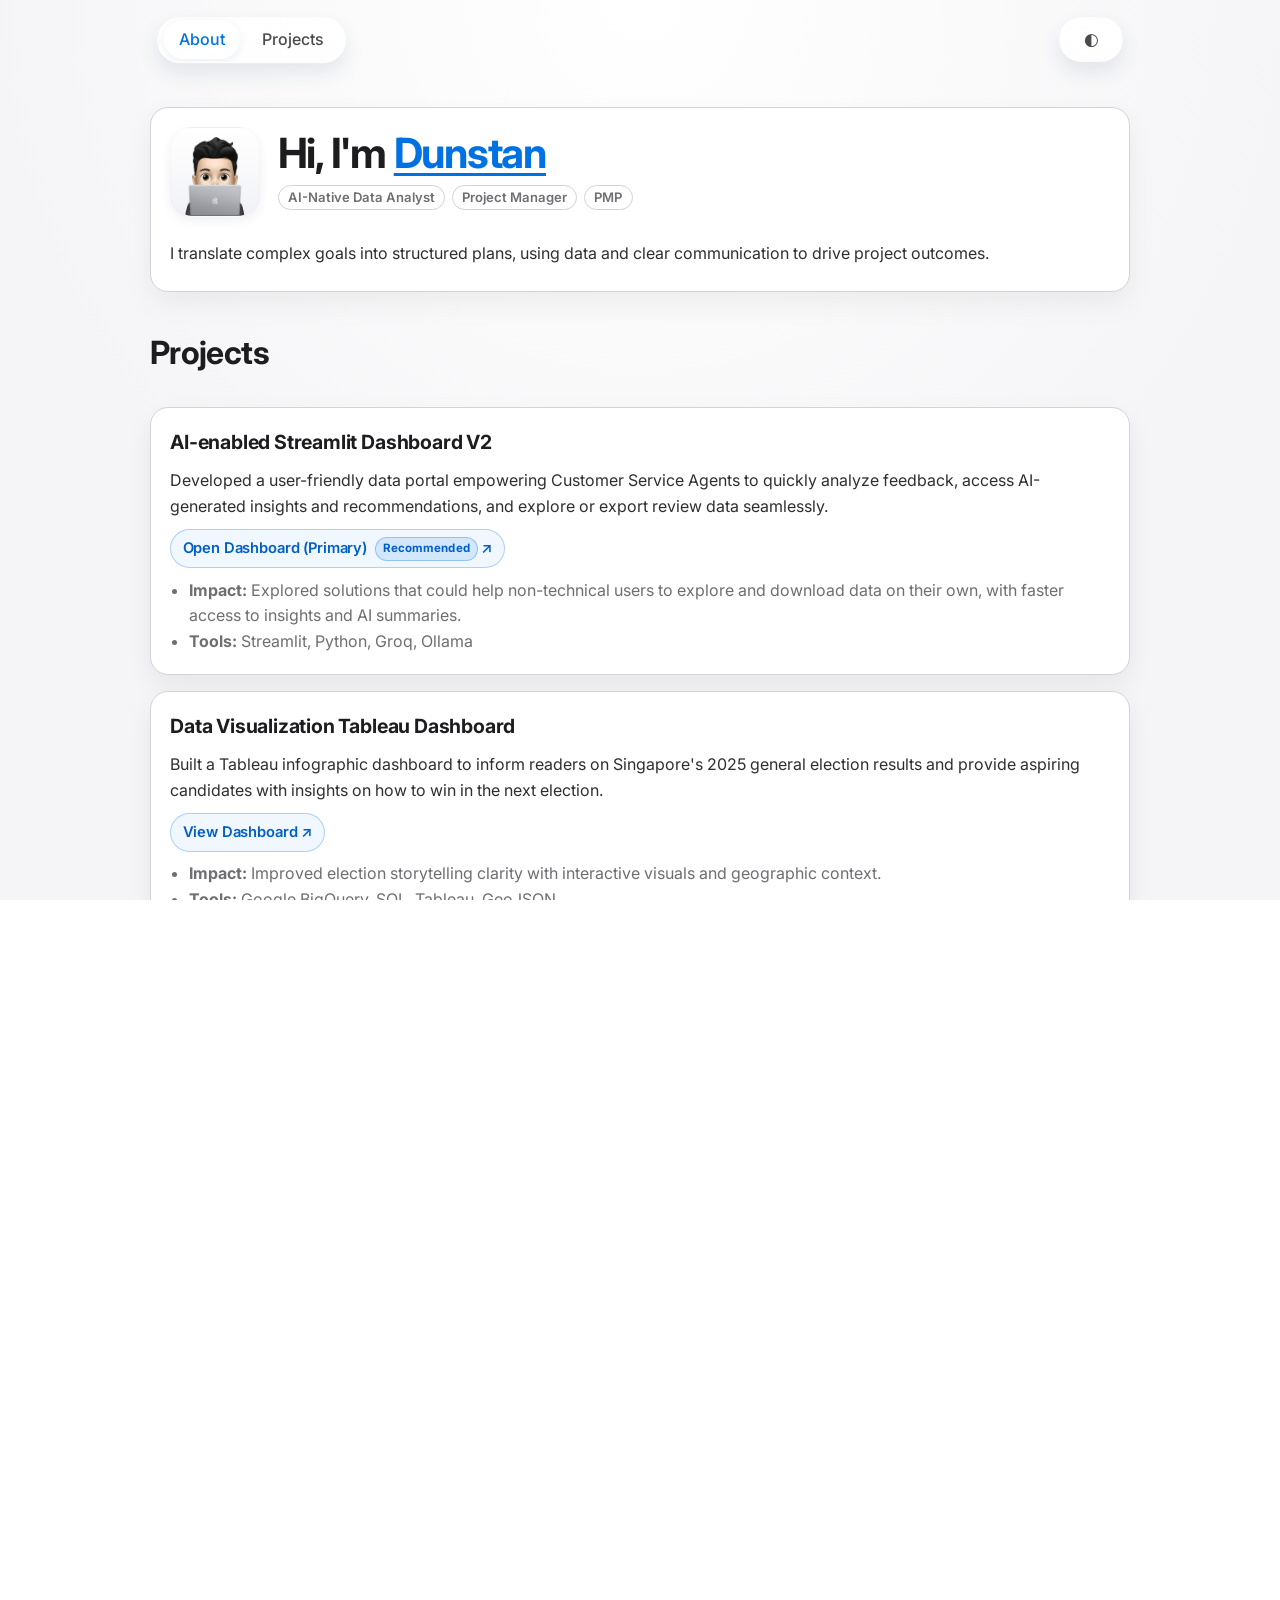
<file: index.html>
<!doctype html>
<html lang="en">

<head>
  <meta charset="UTF-8" />
  <meta name="viewport" content="width=device-width, initial-scale=1.0" />
  <title>Dunstan | Project Manager & Data Analyst</title>
  <meta name="description" content="Portfolio of Dunstan, a Project Manager with a Data Analyst background." />
  <link rel="preconnect" href="https://fonts.googleapis.com" />
  <link rel="preconnect" href="https://fonts.gstatic.com" crossorigin />
  <link href="https://fonts.googleapis.com/css2?family=Inter:wght@400;500;600;700&display=swap" rel="stylesheet" />
  <link rel="icon" type="image/png" href="assets/images/favicon.png" />
  <link rel="stylesheet" href="styles.css" />
</head>

<body>
  <svg aria-hidden="true" focusable="false" width="0" height="0" style="position:absolute">
    <defs>
      <filter id="glass-refract" primitiveUnits="objectBoundingBox" x="-20%" y="-20%" width="140%" height="140%">
        <feTurbulence type="fractalNoise" baseFrequency="0.016 0.03" numOctaves="2" seed="9" result="noise" />
        <feGaussianBlur in="SourceGraphic" stdDeviation="0.02" result="soft" />
        <feDisplacementMap in="soft" in2="noise" scale="1.28" xChannelSelector="R" yChannelSelector="G">
          <animate attributeName="scale" to="1.82" dur="0.25s" begin="navGlass.mouseover" fill="freeze" />
          <animate attributeName="scale" to="1.28" dur="0.25s" begin="navGlass.mouseout" fill="freeze" />
        </feDisplacementMap>
      </filter>
      <filter id="glass-refract-static" primitiveUnits="objectBoundingBox" x="-20%" y="-20%" width="140%" height="140%">
        <feTurbulence type="fractalNoise" baseFrequency="0.016 0.03" numOctaves="2" seed="9" result="noise" />
        <feGaussianBlur in="SourceGraphic" stdDeviation="0.02" result="soft" />
        <feDisplacementMap in="soft" in2="noise" scale="1.42" xChannelSelector="R" yChannelSelector="G" />
      </filter>
      <filter id="liquid-refraction" x="-20%" y="-20%" width="140%" height="140%">
        <feTurbulence type="fractalNoise" baseFrequency="0.01" numOctaves="3" seed="11" result="noise" />
        <feDisplacementMap in="SourceGraphic" in2="noise" scale="22" xChannelSelector="R" yChannelSelector="G" />
      </filter>
    </defs>
  </svg>

  <header class="site-header">
    <div class="container nav-wrap" id="navGlass">
      <div class="nav-tab nav-buttons-tab">
        <nav class="primary-nav" aria-label="Primary">
          <a href="#about">About</a>
          <a href="#projects">Projects</a>
        </nav>
      </div>
      <div class="nav-tab nav-toggle-tab">
        <div class="nav-controls">
          <button class="theme-toggle" id="themeToggle" type="button" aria-label="Theme mode: Auto. Switch mode"
            aria-pressed="false" data-icon="◐" data-mode-label="Auto"></button>
        </div>
      </div>
    </div>
  </header>

  <main>
    <section id="about" class="hero container fade-section">
      <div class="hero-layout">
        <div class="hero-image-slot">
          <img class="hero-image" src="assets/images/profile-memoji.png" alt="Dunstan profile memoji" />
        </div>
        <div class="hero-content">
          <div class="hero-heading-row">
            <h1>
              Hi, I'm
              <a class="hero-name-link" href="https://www.linkedin.com/in/stan-5h4vc73g2/" target="_blank"
                rel="noopener noreferrer" data-tooltip="Let's Connect on Linkedin!"
                aria-label="Let's Connect on Linkedin!">Dunstan</a>
            </h1>
          </div>
          <p class="hero-subtitle" aria-label="Roles and certifications">
            <span class="hero-pill">AI-Native Data Analyst</span>
            <span class="hero-pill">Project Manager</span>
            <span class="hero-pill">PMP</span>
          </p>
        </div>
        <p class="hero-about">
          I translate complex goals into structured plans, using data and clear communication
          to drive project outcomes.
        </p>
      </div>
    </section>

    <section id="projects" class="section container">
      <div class="section-head">
        <h2>Projects</h2>
      </div>

      <div class="project-grid">
      </div>
    </section>
  </main>


  <footer class="site-footer" id="siteFooter">
    <div class="container footer-flex">
      <div class="footer-accessibility">
        <button class="glass-toggle" id="glassToggle" type="button" aria-label="Liquid Glass: On. Switch mode"
          aria-pressed="false" data-icon="◉" data-mode-label="LG On"></button>
      </div>
      <p>© <span id="year"></span> Dunstan. All rights reserved. |
        <a href="portfolio-reels.html" style="color:inherit;text-decoration:underline;">Portfolio Reels</a>
      </p>
    </div>
  </footer>

  <script src="script.js"></script>
</body>

</html>
</file>
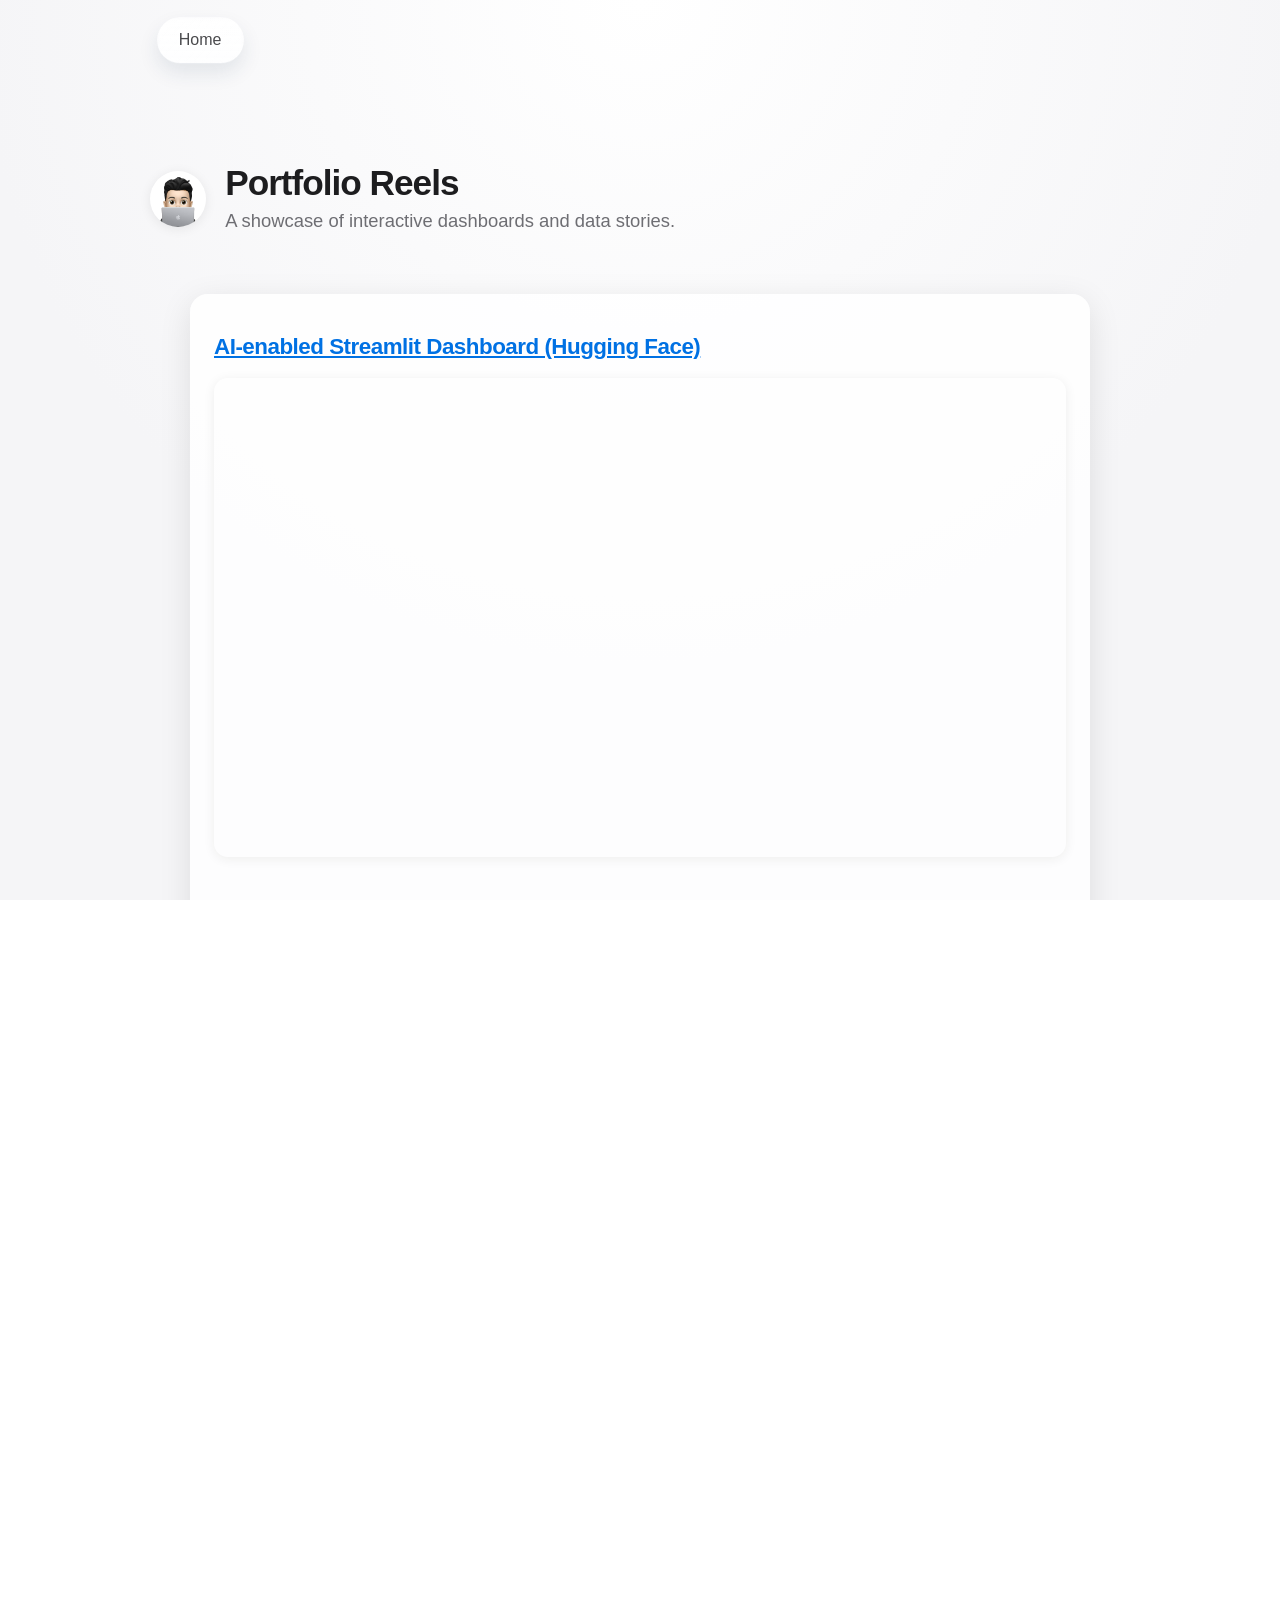
<file: portfolio-reels.html>
<!DOCTYPE html>
<html lang="en">
<head>
    <meta charset="UTF-8">
    <meta name="viewport" content="width=device-width, initial-scale=1.0">
    <title>Portfolio Reels</title>
    <link rel="stylesheet" href="styles.css">
</head>
<body>
        <header class="site-header">
            <div class="container nav-wrap">
                <div class="nav-tab nav-buttons-tab">
                    <nav class="primary-nav" aria-label="Primary">
                        <a href="index.html">Home</a>
                    </nav>
                </div>
            </div>
        </header>
        <main>
            <section class="hero container fade-section" style="margin-top:3.5rem;">
                <div style="display:flex;align-items:center;gap:1.2rem;">
                    <img src="assets/images/profile-memoji.png" alt="Dashboard Icon" style="width:56px;height:56px;border-radius:50%;box-shadow:0 2px 12px rgba(0,0,0,0.08);background:#fff;">
                    <div>
                        <h1 style="margin:0;font-size:2.2rem;font-weight:700;letter-spacing:-1px;">Portfolio Reels</h1>
                        <p style="margin:0.2rem 0 0 0;color:var(--muted);font-size:1.15rem;">A showcase of interactive dashboards and data stories.</p>
                    </div>
                </div>
            </section>
            <section class="container fade-section" style="margin-top:2.5rem;">
                <div class="dashboard-card" style="background:rgba(255,255,255,0.82);backdrop-filter:blur(8px);box-shadow:0 8px 32px rgba(0,0,0,0.10);border-radius:var(--radius);padding:2.2rem 1.5rem 1.5rem 1.5rem;max-width:900px;margin:0 auto 2.5rem auto;">
                      <h2 style="margin-top:0;font-size:1.4rem;font-weight:600;color:var(--accent);letter-spacing:-0.5px;"><a href="https://huggingface.co/spaces/dunstancsr/reviewsdataverse.streamlit" target="_blank" rel="noopener" style="color:var(--accent);text-decoration:underline;">AI-enabled Streamlit Dashboard (Hugging Face)</a></h2>
                    <div style="position:relative;width:100%;padding-bottom:56.25%;height:0;overflow:hidden;border-radius:14px;box-shadow:0 2px 12px rgba(0,0,0,0.07);">
                        <iframe src="https://dunstancsr-reviewsdataverse-streamlit.hf.space"
                                        frameborder="0"
                                        style="position:absolute;top:0;left:0;width:100%;height:100%;border-radius:14px;"
                                        allowfullscreen></iframe>
                    </div>
                      <h2 style="margin-top:2.5rem;font-size:1.4rem;font-weight:600;color:var(--accent);letter-spacing:-0.5px;"><a href="https://reviewsdataverse.streamlit.app/?embed=true&embed_options=dark_theme,light_theme,show_padding,show_toolbar,show_colored_line" target="_blank" rel="noopener" style="color:var(--accent);text-decoration:underline;">AI-enabled Streamlit Dashboard (Streamlit)</a></h2>
                    <div style="position:relative;width:100%;padding-bottom:56.25%;height:0;overflow:hidden;border-radius:14px;box-shadow:0 2px 12px rgba(0,0,0,0.07);margin-bottom:1.5rem;">
                        <iframe src="https://reviewsdataverse.streamlit.app/?embed=true&embed_options=dark_theme,light_theme,show_padding,show_toolbar,show_colored_line"
                                        frameborder="0"
                                        style="position:absolute;top:0;left:0;width:100%;height:100%;border-radius:14px;"
                                        allowfullscreen></iframe>
                    </div>
                                            <h2 style="margin-top:2.5rem;font-size:1.4rem;font-weight:600;color:var(--accent);letter-spacing:-0.5px;"><a href="https://sia-reviews-ai.streamlit.app/?embed=true&embed_options=show_padding,show_footer,show_colored_line,light_theme,dark_theme,show_toolbar" target="_blank" rel="noopener" style="color:var(--accent);text-decoration:underline;">SIA Reviews AI Dashboard</a></h2>
                    <div style="position:relative;width:100%;padding-bottom:56.25%;height:0;overflow:hidden;border-radius:14px;box-shadow:0 2px 12px rgba(0,0,0,0.07);margin-bottom:1.5rem;">
                                                <iframe src="https://sia-reviews-ai.streamlit.app/?embed=true&embed_options=show_padding,show_footer,show_colored_line,light_theme,dark_theme,show_toolbar"
                                        frameborder="0"
                                        style="position:absolute;top:0;left:0;width:100%;height:100%;border-radius:14px;"
                                        allowfullscreen></iframe>
                    </div>
                </div>
            </section>
        </main>
        <footer class="site-footer" id="siteFooter">
            <div class="container footer-flex">
                <p>&copy; <span id="year"></span> Dunstan Portfolio</p>
            </div>
        </footer>
        <script src="script.js"></script>
</html>
</file>
<file: styles.css>
.glass-tooltip {
  position: absolute;
  z-index: 9999;
  background: rgba(255, 255, 255, 0.92);
  color: #2a2a2a;
  padding: 0.36rem 1.1rem 0.36rem 1.1rem;
  border-radius: 999px;
  font-size: 0.93rem;
  font-weight: 600;
  letter-spacing: 0.01em;
  box-shadow: 0 4px 18px rgba(34, 54, 92, 0.13), 0 1.5px 6px rgba(120, 140, 180, 0.08);
  border: 1px solid rgba(180, 200, 240, 0.18);
  pointer-events: none;
  opacity: 0.98;
  transition: opacity 0.18s, top 0.18s, left 0.18s;
  white-space: pre-line;
  min-width: 200px;
  max-width: 340px;
  text-align: center;
  display: none;
  backdrop-filter: blur(2.5px);
}
.footer-flex {
  display: flex;
  align-items: center;
  justify-content: space-between;
  gap: 1.5rem;
}

.footer-accessibility {
  display: flex;
  align-items: center;
}

.site-footer .glass-toggle {
  opacity: 1;
  visibility: visible;
  pointer-events: auto;
  max-width: 3.2rem;
  min-width: 2.35rem;
  padding-inline: 1rem;
  border-width: 1px;
  margin-right: 0.5rem;
  background: rgba(255,255,255,0.10);
  color: var(--muted);
  box-shadow: none;
  transition: background 0.2s, color 0.2s;
}

.site-footer .glass-toggle:hover,
.site-footer .glass-toggle:focus-visible {
  background: rgba(255,255,255,0.22);
  color: var(--accent);
}
.project-card {
  opacity: 0;
  transform: translateY(40px) scale(0.98);
  transition:
    opacity 0.7s cubic-bezier(0.4, 0.1, 0.2, 1),
    transform 0.7s cubic-bezier(0.4, 0.1, 0.2, 1);
  will-change: opacity, transform;
}

.project-card.is-visible {
  opacity: 1;
  transform: none;
}
html, body {
  height: 100%;
}

body {
  min-height: 100vh;
  display: flex;
  flex-direction: column;
}

main {
  flex: 1 0 auto;
}

.fade-section {
  opacity: 0;
  transform: translateY(32px);
  transition:
    opacity 0.9s cubic-bezier(0.4, 0.1, 0.2, 1),
    transform 0.9s cubic-bezier(0.4, 0.1, 0.2, 1);
  will-change: opacity, transform;
}

.fade-section.is-visible {
  opacity: 1;
  transform: none;
}
:root {
  --bg-top: #ffffff;
  --bg: #f5f5f7;
  --surface: #ffffff;
  --text: #1d1d1f;
  --muted: #6e6e73;
  --body-copy: #2f2f31;
  --line: #d2d2d7;
  --accent: #0071e3;
  --project-link: #005fc7;
  --project-link-hover: #004a9c;
  --radius: 18px;
  --shadow: 0 12px 30px rgba(0, 0, 0, 0.06);
  --header-offset: 4.5rem;
}

:root[data-theme="dark"] {
  --bg-top: #171d2a;
  --bg: #0b0f17;
  --surface: #121827;
  --text: #eef3ff;
  --muted: #b0bacf;
  --body-copy: #d6def0;
  --line: rgba(182, 199, 235, 0.22);
  --accent: #76adff;
  --project-link: #8fb8ff;
  --project-link-hover: #c0d7ff;
  --shadow: 0 14px 34px rgba(0, 0, 0, 0.35);
}

* {
  box-sizing: border-box;
}

html {
  scroll-behavior: smooth;
  overflow-x: clip;
}

body {
  margin: 0;
  font-family: "Inter", -apple-system, BlinkMacSystemFont, "Segoe UI", sans-serif;
  color: var(--text);
  background: radial-gradient(circle at top, var(--bg-top) 0%, var(--bg) 60%);
  line-height: 1.6;
  overflow-x: hidden;
  padding-top: var(--header-offset);
}

.container {
  width: min(980px, 92%);
  margin: 0 auto;
}

.site-header {
  position: fixed;
  top: 0;
  left: 0;
  right: 0;
  z-index: 20;
  padding: 0.55rem 0;
  background: transparent;
}

main,
section[id] {
  scroll-margin-top: calc(var(--header-offset) + 0.25rem);
}

.nav-wrap {
  position: relative;
  display: flex;
  align-items: center;
  justify-content: space-between;
  gap: 0.5rem;
  min-height: 62px;
  padding: 0.42rem;
  border-radius: 999px;
}

.nav-tab {
  position: relative;
  z-index: 1;
  display: inline-flex;
  align-items: center;
  min-height: 2.6rem;
  padding: 0.18rem 0.4rem;
  overflow: hidden;
  border-radius: 999px;
  border: 1px solid rgba(255, 255, 255, 0.12);
  background:
    radial-gradient(circle at 12% 18%, rgba(255, 255, 255, 0.00), rgba(255, 255, 255, 0) 42%),
    linear-gradient(130deg, rgba(255, 255, 255, 0.06), rgba(255, 255, 255, 0.005)),
    linear-gradient(180deg, rgba(255, 255, 255, 0.045), rgba(192, 216, 255, 0.02));
  box-shadow:
    inset 0 1px 0 rgba(255, 255, 255, 0.26),
    inset 0 -1px 0 rgba(255, 255, 255, 0.04),
    0 10px 20px rgba(34, 54, 92, 0.1),
    0 2px 8px rgba(255, 255, 255, 0.12);
  backdrop-filter: saturate(235%) contrast(108%) blur(2.6px);
  -webkit-backdrop-filter: saturate(235%) contrast(108%) blur(2.6px);
}

.nav-tab::before {
  content: "";
  position: absolute;
  left: 8%;
  right: 8%;
  top: 1px;
  height: 42%;
  border-radius: 999px;
  pointer-events: none;
  background: linear-gradient(180deg, rgba(255, 255, 255, 0.2), rgba(255, 255, 255, 0));
  opacity: 0.55;
}

.nav-buttons-tab {
  flex-shrink: 0;
}

.nav-toggle-tab {
  flex-shrink: 0;
  overflow: visible;
}

.nav-wrap::before {
  content: none;
}

@supports (filter: url("#liquid-refraction")) {
  .nav-wrap::before {
    filter: url("#liquid-refraction") blur(0.75px);
  }
}

@supports (backdrop-filter: url("#glass-refract") blur(1px)) {
  .nav-wrap::before {
    backdrop-filter: url("#glass-refract") saturate(240%) contrast(118%) blur(3.5px);
    -webkit-backdrop-filter: url("#glass-refract") saturate(240%) contrast(118%) blur(3.5px);
  }
}

@supports not ((backdrop-filter: url("#glass-refract") blur(1px)) or (-webkit-backdrop-filter: url("#glass-refract") blur(1px))) {
  .nav-wrap::before {
    backdrop-filter: saturate(280%) contrast(130%) blur(20px);
    -webkit-backdrop-filter: saturate(280%) contrast(130%) blur(20px);
  }
}

.nav-wrap::after {
  content: none;
}

.primary-nav {
  display: flex;
  align-items: center;
  gap: 0.45rem;
}

.nav-controls {
  display: inline-flex;
  align-items: center;
  gap: 0;
  transition: gap 0.2s ease;
}

.nav-toggle-tab:hover .nav-controls,
.nav-toggle-tab:focus-within .nav-controls {
  gap: 0.42rem;
}

.primary-nav > a {
  position: relative;
  z-index: 1;
  padding: 0.35rem 0.86rem;
  border-radius: 999px;
  border: 1px solid rgba(255, 255, 255, 0.05);
  color: #4a4a4d;
  text-decoration: none;
  font-weight: 500;
  background: rgba(255, 255, 255, 0.006);
  text-shadow: 0 1px 1px rgba(255, 255, 255, 0.28);
  transition:
    color 0.18s cubic-bezier(0.4, 0.1, 0.2, 1),
    background-color 0.2s cubic-bezier(0.4, 0.1, 0.2, 1),
    border-color 0.2s cubic-bezier(0.4, 0.1, 0.2, 1),
    box-shadow 0.2s cubic-bezier(0.4, 0.1, 0.2, 1),
    transform 0.22s cubic-bezier(0.4, 0.1, 0.2, 1),
    letter-spacing 0.22s cubic-bezier(0.4, 0.1, 0.2, 1);
  will-change: transform, letter-spacing;
}

.primary-nav > a:hover,
  .primary-nav > a:focus-visible {
  transform: scale(1.055) translateY(-0.5px);
  letter-spacing: 0.02em;
}
.primary-nav > a:focus-visible,
.glass-toggle:hover,
.glass-toggle:focus-visible,
.theme-toggle:hover,
.theme-toggle:focus-visible {
  color: var(--accent);
  background: rgba(255, 255, 255, 0.24);
  border-color: rgba(255, 255, 255, 0.38);
  box-shadow:
    inset 0 1px 0 rgba(255, 255, 255, 0.42),
    0 3px 8px rgba(42, 63, 112, 0.07),
    0 0 0 1px rgba(255, 255, 255, 0.12);
  transform: translateY(-0.5px);
}

.primary-nav > a.is-active {
  color: var(--accent);
  background: rgba(255, 255, 255, 0.24);
  border-color: rgba(255, 255, 255, 0.38);
  box-shadow:
    inset 0 1px 0 rgba(255, 255, 255, 0.42),
    0 3px 8px rgba(42, 63, 112, 0.07),
    0 0 0 1px rgba(255, 255, 255, 0.12);
}

.glass-toggle,
.theme-toggle {
  position: relative;
  z-index: 1;
  display: inline-flex;
  align-items: center;
  justify-content: center;
  min-width: auto;
  min-height: 2.35rem;
  padding: 0.5rem 1rem;
  border-radius: 999px;
  border: 1px solid rgba(255, 255, 255, 0.05);
  background: rgba(255, 255, 255, 0.006);
  color: #4a4a4d;
  font-size: 1.08rem;
  font-weight: 500;
  letter-spacing: 0.01em;
  line-height: 1.6;
  text-shadow: 0 1px 1px rgba(255, 255, 255, 0.28);
  cursor: pointer;
  box-shadow: none;
  overflow: visible;
  transition:
    color 0.18s ease,
    background-color 0.2s ease,
    border-color 0.2s ease,
    box-shadow 0.2s ease,
    max-width 0.22s ease,
    padding-inline 0.22s ease,
    border-width 0.2s ease,
    opacity 0.18s ease,
    transform 0.2s ease;
}

.glass-toggle {
  max-width: 0;
  min-width: 0;
  padding-inline: 0;
  border-width: 0;
  opacity: 0;
  visibility: hidden;
  pointer-events: none;
  transform: translateX(4px) scaleX(0.92);
  overflow: hidden;
}

.nav-toggle-tab:hover .glass-toggle,
.nav-toggle-tab:focus-within .glass-toggle {
  max-width: 3.2rem;
  padding-inline: 1rem;
  border-width: 1px;
  opacity: 1;
  visibility: visible;
  pointer-events: auto;
  transform: translateX(0) scaleX(1);
  overflow: visible;
}

.glass-toggle::before,
.theme-toggle::before {
  content: attr(data-icon);
  display: block;
  line-height: 1;
  transition: transform 0.18s ease, opacity 0.18s ease;
}

.glass-toggle::before {
  font-size: 1rem;
  font-weight: 600;
  letter-spacing: -0.01em;
}

.glass-toggle.is-accessibility-on::before {
  color: currentColor;
  -webkit-text-fill-color: currentColor;
  -webkit-text-stroke: 0;
}

.glass-toggle.is-accessibility-off::before {
  color: currentColor;
  -webkit-text-fill-color: rgba(242, 244, 248, 0.95);
  -webkit-text-stroke: 1px currentColor;
  font-weight: 700;
}

@supports not (-webkit-text-stroke: 1px currentColor) {
  .glass-toggle.is-accessibility-off::before {
    color: currentColor;
    opacity: 0.72;
  }
}

.glass-toggle::after,
.theme-toggle::after {
  content: attr(data-mode-label);
  position: absolute;
  top: calc(100% + 0.36rem);
  left: 50%;
  transform: translateX(-50%) translateY(-4px) scale(0.98);
  opacity: 0;
  pointer-events: none;
  white-space: nowrap;
  padding: 0.2rem 0.5rem;
  border-radius: 999px;
  border: 1px solid rgba(255, 255, 255, 0.2);
  background: rgba(255, 255, 255, 0.5);
  color: #4a4a4d;
  font-size: 0.69rem;
  font-weight: 600;
  letter-spacing: 0.01em;
  box-shadow: 0 4px 10px rgba(34, 54, 92, 0.1);
  transition: opacity 0.18s ease, transform 0.18s ease;
}

.glass-toggle:hover::before,
.glass-toggle:focus-visible::before,
.theme-toggle:hover::before,
.theme-toggle:focus-visible::before {
  transform: translateY(-0.5px) rotate(-8deg);
}

.glass-toggle:hover::after,
.glass-toggle:focus-visible::after,
.theme-toggle:hover::after,
.theme-toggle:focus-visible::after {
  opacity: 1;
  transform: translateX(-50%) translateY(0) scale(1);
}

:root[data-theme="dark"] .nav-wrap {
  background: transparent;
  box-shadow: none;
}

:root[data-theme="dark"] .nav-tab {
  border-color: rgba(188, 201, 229, 0.12);
  background:
    radial-gradient(circle at 12% 18%, rgba(168, 187, 219, 0.045), rgba(168, 187, 219, 0) 42%),
    linear-gradient(130deg, rgba(136, 158, 194, 0.05), rgba(136, 158, 194, 0.008)),
    linear-gradient(180deg, rgba(15, 24, 41, 0.34), rgba(11, 16, 30, 0.3));
  box-shadow:
    inset 0 1px 0 rgba(214, 225, 247, 0.12),
    inset 0 -1px 0 rgba(214, 225, 247, 0.04),
    0 12px 24px rgba(0, 0, 0, 0.28),
    0 3px 8px rgba(0, 0, 0, 0.2);
}

:root[data-theme="dark"] .nav-tab::before {
  background: linear-gradient(180deg, rgba(214, 225, 247, 0.14), rgba(214, 225, 247, 0));
  opacity: 0.44;
}

:root[data-theme="dark"] .nav-wrap::before {
  background:
    linear-gradient(108deg, rgba(255, 255, 255, 0.14), rgba(255, 255, 255, 0) 58%),
    linear-gradient(290deg, rgba(255, 255, 255, 0.05), rgba(255, 255, 255, 0) 56%);
}

:root[data-theme="dark"] .primary-nav > a,
:root[data-theme="dark"] .glass-toggle,
:root[data-theme="dark"] .theme-toggle {
  border-color: rgba(204, 220, 255, 0.16);
  background: rgba(156, 186, 255, 0.06);
}

:root[data-theme="dark"] .primary-nav > a {
  color: #d6e4ff;
  text-shadow: none;
}

:root[data-theme="dark"] .theme-toggle {
  color: #d6e4ff;
  text-shadow: none;
}

:root[data-theme="dark"] .glass-toggle {
  color: #d6e4ff;
  text-shadow: none;
}

:root[data-theme="dark"] .glass-toggle::after,
:root[data-theme="dark"] .theme-toggle::after {
  border-color: rgba(204, 220, 255, 0.24);
  background: rgba(18, 29, 50, 0.88);
  color: #d6e4ff;
  box-shadow: 0 4px 10px rgba(0, 0, 0, 0.28);
}

@media (prefers-reduced-motion: reduce) {
  .nav-wrap::before {
    backdrop-filter: saturate(240%) contrast(116%) blur(12px);
  }

  @supports (backdrop-filter: url("#glass-refract-static") blur(1px)) {
    .nav-wrap::before {
      backdrop-filter: url("#glass-refract-static") saturate(235%) contrast(114%) blur(3.2px);
    }
  }

  .glass-toggle::before,
  .glass-toggle::after,
  .theme-toggle::before,
  .theme-toggle::after {
    transition: none;
  }

  .nav-controls,
  .glass-toggle,
  .theme-toggle {
    transition: none;
  }
}

:root[data-theme="dark"] .primary-nav > a:hover,
:root[data-theme="dark"] .primary-nav > a:focus-visible,
:root[data-theme="dark"] .glass-toggle:hover,
:root[data-theme="dark"] .glass-toggle:focus-visible,
:root[data-theme="dark"] .theme-toggle:hover,
:root[data-theme="dark"] .theme-toggle:focus-visible {
  background: rgba(156, 186, 255, 0.17);
  border-color: rgba(204, 220, 255, 0.3);
}

:root[data-glass-mode="readable"] .nav-wrap {
  background: transparent;
  box-shadow: none;
}

:root[data-glass-mode="readable"] .nav-tab {
  border-color: rgba(255, 255, 255, 0.2);
  background:
    linear-gradient(180deg, rgba(255, 255, 255, 0.24), rgba(255, 255, 255, 0.13)),
    linear-gradient(130deg, rgba(255, 255, 255, 0.18), rgba(255, 255, 255, 0.04));
  box-shadow:
    inset 0 1px 0 rgba(255, 255, 255, 0.36),
    inset 0 -1px 0 rgba(255, 255, 255, 0.08),
    0 12px 24px rgba(16, 24, 38, 0.12),
    0 2px 8px rgba(16, 24, 38, 0.08);
  backdrop-filter: saturate(140%) contrast(102%) blur(8px);
  -webkit-backdrop-filter: saturate(140%) contrast(102%) blur(8px);
}

:root[data-glass-mode="readable"] .nav-wrap::before {
  opacity: 0.52;
  filter: none;
  backdrop-filter: saturate(145%) contrast(103%) blur(8px);
  -webkit-backdrop-filter: saturate(145%) contrast(103%) blur(8px);
}

:root[data-theme="dark"][data-glass-mode="readable"] .nav-wrap {
  background: transparent;
  box-shadow: none;
}

:root[data-theme="dark"][data-glass-mode="readable"] .nav-tab {
  border-color: rgba(184, 198, 226, 0.22);
  background:
    linear-gradient(180deg, rgba(28, 40, 62, 0.86), rgba(20, 29, 47, 0.82)),
    linear-gradient(130deg, rgba(127, 149, 189, 0.14), rgba(127, 149, 189, 0.04));
  box-shadow:
    inset 0 1px 0 rgba(214, 225, 247, 0.14),
    inset 0 -1px 0 rgba(214, 225, 247, 0.05),
    0 12px 24px rgba(0, 0, 0, 0.28),
    0 2px 10px rgba(0, 0, 0, 0.18);
}

:root[data-theme="dark"][data-glass-mode="readable"] .nav-wrap::before {
  opacity: 0.42;
  background:
    linear-gradient(108deg, rgba(255, 255, 255, 0.1), rgba(255, 255, 255, 0) 58%),
    linear-gradient(290deg, rgba(255, 255, 255, 0.03), rgba(255, 255, 255, 0) 56%);
}

:root[data-theme="dark"] .primary-nav > a.is-active {
  background: rgba(156, 186, 255, 0.17);
  border-color: rgba(204, 220, 255, 0.3);
  color: var(--accent);
}

.hero {
  padding: 2.2rem 0 1.2rem;
}

.hero-layout {
  display: grid;
  grid-template-columns: auto 1fr;
  align-items: start;
  gap: clamp(0.85rem, 1.4vw, 1.15rem);
  padding: clamp(0.9rem, 1.6vw, 1.2rem);
  border: 1px solid var(--line);
  border-radius: var(--radius);
  background: var(--surface);
  box-shadow: var(--shadow);
}

.hero-content {
  grid-column: 2;
  max-width: 68ch;
  align-self: center;
}

.hero-heading-row {
  display: block;
}

h1 {
  margin: 0;
  font-size: clamp(1.6rem, 3.6vw, 2.6rem);
  line-height: 1.12;
  letter-spacing: -0.03em;
  max-width: 28ch;
}

.hero-name-link {
  position: relative;
  display: inline-block;
  color: var(--accent);
  text-decoration: underline;
  text-underline-offset: 0.12em;
  text-decoration-thickness: 0.07em;
}

.hero-name-link::after {
  content: attr(data-tooltip);
  position: absolute;
  left: 50%;
  bottom: calc(100% + 0.45rem);
  transform: translateX(-50%) translateY(2px);
  opacity: 0;
  pointer-events: none;
  white-space: nowrap;
  padding: 0.44rem 0.78rem;
  border-radius: 999px;
  border: 1px solid var(--line);
  background: var(--surface);
  color: var(--text);
  font-size: 0.94rem;
  font-weight: 600;
  letter-spacing: 0.01em;
  box-shadow: 0 6px 14px rgba(0, 0, 0, 0.14);
  transition: opacity 0.08s ease, transform 0.08s ease;
  z-index: 6;
}

.hero-name-link:hover,
.hero-name-link:focus-visible {
  color: var(--project-link-hover);
}

.hero-name-link:hover::after,
.hero-name-link:focus-visible::after {
  opacity: 1;
  transform: translateX(-50%) translateY(0);
}

.hero-subtitle {
  margin: 0.55rem 0 0;
  display: flex;
  flex-wrap: wrap;
  align-items: center;
  gap: 0.42rem;
}

.hero-pill {
  display: inline-flex;
  align-items: center;
  padding: 0.2rem 0.58rem;
  border-radius: 999px;
  border: 1px solid var(--line);
  background: var(--surface);
  color: var(--muted);
  font-size: 0.82rem;
  font-weight: 600;
  letter-spacing: 0;
  line-height: 1.2;
}

.hero-about {
  grid-column: 1 / -1;
  margin: 0.4rem 0 0;
  color: var(--body-copy);
  max-width: 90ch;
}

.hero-actions {
  margin: 0.7rem 0 0;
}

.hero-action {
  display: inline-flex;
  align-items: center;
  justify-content: center;
  color: var(--accent);
  text-decoration: none;
  width: 2rem;
  height: 2rem;
  border-radius: 999px;
  background: rgba(0, 113, 227, 0.06);
  border: 1px solid rgba(0, 113, 227, 0.2);
}

.hero-action:hover,
.hero-action:focus-visible {
  background: rgba(0, 113, 227, 0.12);
  border-color: rgba(0, 113, 227, 0.35);
  text-decoration: none;
}

.hero-action-icon {
  width: 1rem;
  height: 1rem;
  fill: currentColor;
}

.hero-image-slot {
  grid-column: 1;
  align-self: center;
  --hero-memoji-size: clamp(4.8rem, 7vw, 6.4rem);
  --hero-memoji-radius: clamp(0.85rem, 1.8vw, 1.35rem);
  width: var(--hero-memoji-size);
  height: var(--hero-memoji-size);
  border-radius: var(--hero-memoji-radius);
  border: 0.3px solid rgba(210, 210, 215, 0.12);
  background: linear-gradient(180deg, #ffffff 0%, #f1f2f6 100%);
  display: grid;
  place-items: center;
  box-shadow: 0 4px 12px rgba(0, 0, 0, 0.06);
  margin: 0;
}

@media (max-width: 720px) {
  .hero-layout {
    grid-template-columns: auto 1fr;
    gap: 0.72rem;
    padding: 0.8rem;
  }

  .hero-image-slot {
    --hero-memoji-size: clamp(3.9rem, 20vw, 4.8rem);
  }
}

.hero-image {
  width: 100%;
  height: 100%;
  object-fit: contain;
  border-radius: inherit;
}

.section {
  padding: 2.4rem 0;
}

#about.section {
  padding-bottom: 1rem;
}

#projects.section {
  padding-top: 1rem;
}

#about p {
  margin-bottom: 0.3rem;
}

h2 {
  margin: 0 0 0.8rem;
  font-size: clamp(1.5rem, 2.5vw, 2rem);
  letter-spacing: -0.02em;
}

.section p {
  margin-top: 0;
}

.section-head {
  display: flex;
  flex-wrap: wrap;
  align-items: baseline;
  justify-content: space-between;
  gap: 1rem;
  margin-bottom: 1rem;
}

.project-grid {
  display: grid;
  grid-template-columns: repeat(12, 1fr);
  gap: 1rem;
}

.project-card {
  grid-column: span 12;
  background: var(--surface);
  border: 1px solid var(--line);
  border-radius: var(--radius);
  padding: 1.2rem;
  box-shadow: var(--shadow);
  overflow-wrap: anywhere;
}

h3 {
  margin: 0;
  font-size: 1.22rem;
  letter-spacing: -0.01em;
}

.project-card > p {
  margin: 0.6rem 0;
  color: var(--body-copy);
  overflow-wrap: anywhere;
}

.project-card ul {
  margin: 0;
  padding-left: 1.15rem;
  color: var(--muted);
}

.project-link {
  display: inline-block;
  color: var(--project-link);
  font-weight: 600;
  text-decoration: none;
  font-size: 0.92rem;
  letter-spacing: -0.01em;
  padding: 0.42rem 0.72rem;
  border-radius: 999px;
  border: 1px solid rgba(0, 113, 227, 0.28);
  background: rgba(0, 113, 227, 0.06);
  transition:
    background-color 0.18s cubic-bezier(0.4, 0.1, 0.2, 1),
    border-color 0.18s cubic-bezier(0.4, 0.1, 0.2, 1),
    color 0.18s cubic-bezier(0.4, 0.1, 0.2, 1),
    transform 0.22s cubic-bezier(0.4, 0.1, 0.2, 1),
    letter-spacing 0.22s cubic-bezier(0.4, 0.1, 0.2, 1);
  will-change: transform, letter-spacing;
}

.project-link-badge {
  display: inline-block;
  margin-left: 0.25rem;
  padding: 0.1rem 0.42rem;
  border-radius: 999px;
  border: 1px solid rgba(0, 113, 227, 0.32);
  background: rgba(0, 113, 227, 0.12);
  color: var(--project-link);
  font-size: 0.72rem;
  font-weight: 700;
  letter-spacing: 0.01em;
  vertical-align: middle;
}

.project-link:hover,
  .project-link:focus-visible {
  color: var(--project-link-hover);
  border-color: rgba(0, 113, 227, 0.42);
  background: rgba(0, 113, 227, 0.12);
  text-decoration: none;
  transform: scale(1.055);
  letter-spacing: 0.02em;
}

.project-link-group {
  display: flex;
  flex-wrap: wrap;
  align-items: center;
  gap: 0.5rem;
  margin-bottom: 0.6rem;
}

.project-link-info {
  position: relative;
  display: inline-flex;
  align-items: center;
  justify-content: center;
  width: 1rem;
  height: 1rem;
  margin-left: 0.1rem;
  border-radius: 999px;
  border: 1px solid rgba(0, 113, 227, 0.45);
  background: rgba(0, 113, 227, 0.12);
  color: var(--project-link);
  font-size: 0.72rem;
  font-weight: 700;
  font-style: normal;
  line-height: 1;
  vertical-align: middle;
  cursor: help;
}

.project-link-info::after {
  content: attr(data-tooltip);
  position: absolute;
  left: 50%;
  bottom: calc(100% + 0.42rem);
  transform: translateX(-50%) translateY(2px);
  opacity: 0;
  pointer-events: none;
  width: min(20rem, 78vw);
  padding: 0.42rem 0.6rem;
  border-radius: 0.6rem;
  border: 1px solid var(--line);
  background: var(--surface);
  color: var(--text);
  font-size: 0.78rem;
  font-weight: 500;
  line-height: 1.35;
  box-shadow: 0 6px 14px rgba(0, 0, 0, 0.14);
  text-align: left;
  transition: opacity 0.1s ease, transform 0.1s ease;
  z-index: 6;
}

.project-link-info:hover::after,
.project-link-info:focus-visible::after {
  opacity: 1;
  transform: translateX(-50%) translateY(0);
}

.project-link-info:focus-visible {
  outline: 2px solid var(--accent);
  outline-offset: 2px;
}




.site-footer {
  border-top: 1px solid rgba(210, 210, 215, 0.8);
  margin-top: 3rem;
}

.site-footer p {
  margin: 0;
  padding: 1rem 0 2rem;
  color: var(--muted);
  font-size: 0.92rem;
}

@media (max-width: 560px) {
  :root {
    --header-offset: 4.25rem;
  }

  .site-header {
    padding: 0.45rem 0;
  }

  .nav-wrap {
    flex-wrap: wrap;
    justify-content: center;
    gap: 0.4rem;
    border-radius: 1rem;
  }

  .nav-tab {
    max-width: 100%;
  }

  .primary-nav {
    flex-wrap: wrap;
    justify-content: center;
    row-gap: 0.3rem;
  }

  .primary-nav > a {
    padding: 0.3rem 0.68rem;
  }
}
</file>
